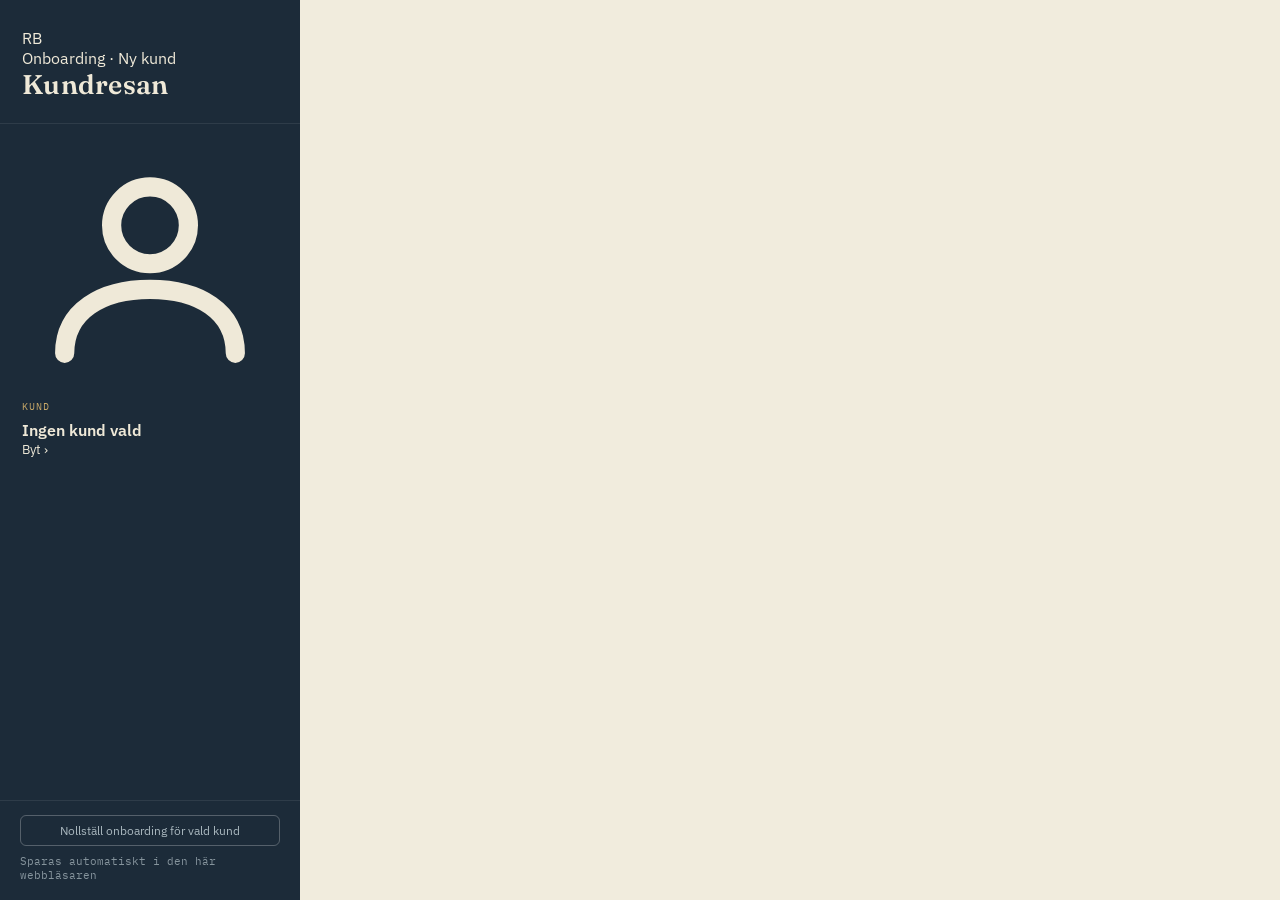
<file: Index.html>
<!DOCTYPE html>
<html lang="sv">
<head>
<meta charset="UTF-8">
<meta name="viewport" content="width=device-width, initial-scale=1.0">
<title>Kundresa · Onboardingchecklista</title>
<link rel="preconnect" href="https://fonts.googleapis.com">
<link rel="preconnect" href="https://fonts.gstatic.com" crossorigin>
<link href="https://fonts.googleapis.com/css2?family=Fraunces:ital,opsz,wght@0,9..144,500;0,9..144,600;0,9..144,700;1,9..144,500&family=IBM+Plex+Sans:wght@400;500;600&family=IBM+Plex+Mono:wght@500;600&display=swap" rel="stylesheet">
<!-- Länk till CSS-filen -->
<link rel="stylesheet" href="style.css">
</head>
<body>

<aside id="sidebar">
  <div class="brand">
    <div class="mark">RB</div>
    <div class="eyebrow">Onboarding · Ny kund</div>
    <h1>Kundresan</h1>
  </div>
  <button id="client-btn" type="button">
    <svg viewBox="0 0 24 24" fill="none" stroke="currentColor" stroke-width="1.8"><path d="M4 20c0-4 3.5-6 8-6s8 2 8 6" stroke-linecap="round"/><circle cx="12" cy="8" r="3.6"/></svg>
    <span class="cb-text">
      <span class="cb-cap">Kund</span>
      <span class="cb-name" id="client-name-label">Ingen kund vald</span>
    </span>
    <span class="cb-chevron">Byt ›</span>
  </button>
  <nav id="tabs"></nav>
  <div id="sidebar-footer">
    <button id="reset-btn" type="button">Nollställ onboarding för vald kund</button>
    <div id="save-status">Sparas automatiskt i den här webbläsaren</div>
  </div>
</aside>

<main id="main"></main>

<!-- Länk till JavaScript-filen -->
<script src="script.js"></script>
</body>
</html>
</file>
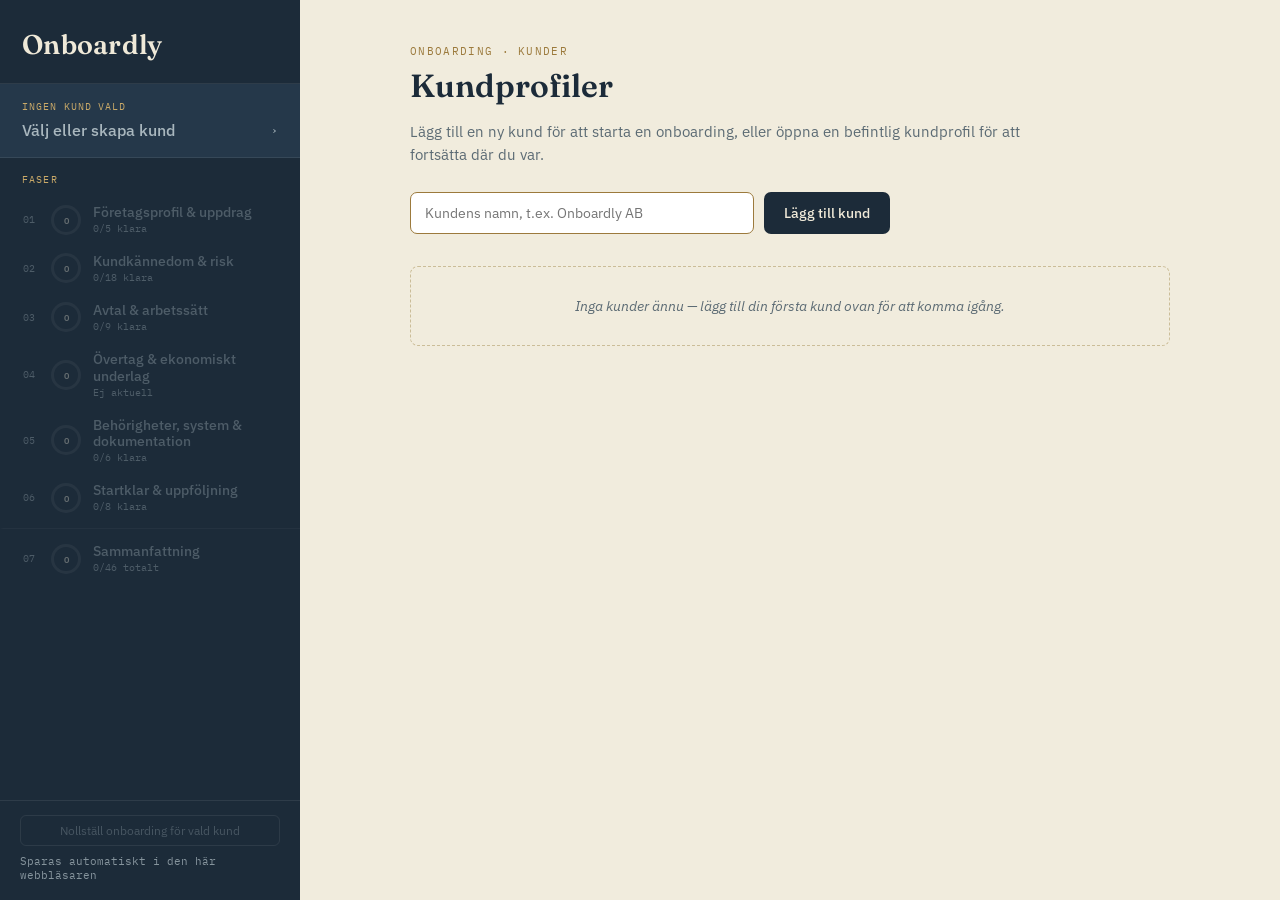
<file: index.html>
<!DOCTYPE html>
<html lang="sv">
<head>
<meta charset="UTF-8">
<meta name="viewport" content="width=device-width, initial-scale=1.0">
<title>Onboard · Kundonboarding</title>
<link rel="preconnect" href="https://fonts.googleapis.com">
<link rel="preconnect" href="https://fonts.gstatic.com" crossorigin>
<link href="https://fonts.googleapis.com/css2?family=Fraunces:ital,opsz,wght@0,9..144,500;0,9..144,600;0,9..144,700;1,9..144,500&family=IBM+Plex+Sans:wght@400;500;600&family=IBM+Plex+Mono:wght@500;600&display=swap" rel="stylesheet">
<!-- Länk till CSS-filen -->
<link rel="stylesheet" href="style.css">
</head>
<body>

<aside id="sidebar">
  <div class="brand">
    <h1>Onboardly</h1>
  </div>
  <div id="client-block">
    <button id="client-btn" type="button">
      <span class="cb-text">
        <span class="cb-cap" id="client-cap-label">Ingen kund vald</span>
        <span class="cb-main">
          <span class="cb-name" id="client-name-label">Välj eller skapa kund</span>
        </span>
        <span class="cb-progress" id="client-progress" hidden>
          <span class="cb-progress-meta" id="client-progress-meta"></span>
          <span class="client-progress-track" aria-hidden="true">
            <span class="client-progress-fill" id="client-progress-fill"></span>
          </span>
        </span>
      </span>
    </button>
    <button id="client-switch-btn" type="button" aria-label="Välj eller skapa kund">
      <span class="cb-chevron" id="client-action-label">›</span>
    </button>
  </div>
  <div class="tabs-heading">Faser</div>
  <nav id="tabs"></nav>
  <div id="sidebar-footer">
    <button id="reset-btn" type="button">Nollställ onboarding för vald kund</button>
    <div id="save-status">Sparas automatiskt i den här webbläsaren</div>
  </div>
</aside>

<main id="main"></main>

<!-- Länk till JavaScript-filen -->
<script src="script.js"></script>
</body>
</html>
</file>
<file: style.css>
:root{
    --ink:#1C2B39;
    --ink-2:#25384A;
    --ink-3:#2E4459;
    --parchment:#F1ECDD;
    --parchment-2:#E4DAC0;
    --parchment-3:#D8CBA8;
    --brass:#9C7A3C;
    --brass-light:#C9A968;
    --red:#A63B32;
    --green:#3E7A55;
    --line:#CBBD98;
    --text-dark:#20303F;
    --text-dim:#5C6B74;
    --text-light:#EFE9D8;
    --text-light-dim:#A9B7BE;
  }
  *{box-sizing:border-box;}
  html,body{margin:0;padding:0;height:100%;}
  body{
    font-family:'IBM Plex Sans', sans-serif;
    background:var(--parchment);
    color:var(--text-dark);
    display:flex;
    min-height:100vh;
    overflow:hidden;
  }
  ::selection{ background:var(--brass-light); color:var(--ink); }
  button{ font-family:inherit; }

  /* ---------- SIDEBAR ---------- */
  #sidebar{
    width:300px;
    min-width:300px;
    background:var(--ink);
    color:var(--text-light);
    display:flex;
    flex-direction:column;
    height:100vh;
  }
  .brand{
    padding:28px 22px 22px 22px;
    border-bottom:1px solid rgba(255,255,255,0.08);
  }
  .brand h1{
    font-family:'Fraunces', serif; font-weight:600; font-size:27px;
    margin:0; letter-spacing:.01em; color:var(--text-light);
  }

  #client-block{
    position:relative; background:var(--ink-2);
    border-bottom:1px solid rgba(255,255,255,0.08);
  }
  #client-btn{
    display:block; width:100%;
    background:none; border:none;
    color:var(--text-light); padding:16px 22px 17px; cursor:pointer; text-align:left;
    transition:background .15s ease;
  }
  #client-btn:hover{ background:var(--ink-3); }
  #client-btn.no-client{ color:var(--text-light-dim); }
  #client-switch-btn{
    position:absolute; top:30px; right:14px;
    background:none; border:none; color:var(--text-light-dim);
    padding:6px 8px; cursor:pointer; border-radius:5px;
    transition:background .15s ease, color .15s ease;
  }
  #client-switch-btn:hover{ background:rgba(255,255,255,.08); color:var(--text-light); }
  #client-btn:focus-visible, #client-switch-btn:focus-visible{
    outline:2px solid var(--brass-light); outline-offset:-2px;
  }
  #client-btn .cb-text{ display:block; min-width:0; }
  #client-btn .cb-cap{
    font-family:'IBM Plex Mono',monospace; font-size:9.5px; letter-spacing:.1em;
    text-transform:uppercase; color:var(--brass-light); display:block; margin-bottom:7px;
  }
  #client-btn .cb-main{
    display:flex; align-items:baseline; justify-content:space-between; gap:12px; min-width:0;
  }
  #client-btn .cb-name{
    display:block; min-width:0; overflow:hidden; text-overflow:ellipsis; white-space:nowrap;
    padding-right:58px; font-size:15.5px; line-height:1.3; font-weight:600; color:var(--text-light);
  }
  #client-btn.no-client .cb-name{ color:var(--text-light-dim); font-weight:500; }
  #client-switch-btn .cb-chevron{
    flex-shrink:0; font-family:'IBM Plex Mono',monospace; font-size:10.5px;
    white-space:nowrap;
  }
  #client-btn .cb-progress{ display:block; margin-top:9px; }
  #client-btn .cb-progress[hidden]{ display:none; }
  #client-btn .cb-progress-meta{
    display:block; margin-bottom:6px;
    font-family:'IBM Plex Mono',monospace; font-size:9.5px; color:var(--text-light-dim);
  }
  .client-progress-track{
    display:block; width:100%; height:4px; overflow:hidden; border-radius:999px;
    background:rgba(255,255,255,.14);
  }
  .client-progress-fill{
    display:block; width:0%; height:100%; border-radius:inherit;
    transition:width .3s ease, background-color .3s ease;
  }
  .tabs-heading{
    padding:15px 22px 5px;
    font-family:'IBM Plex Mono',monospace; font-size:9.5px; letter-spacing:.12em;
    text-transform:uppercase; color:var(--brass-light);
  }

  nav#tabs{
    flex:1; overflow-y:auto; padding:4px 0 10px 0;
  }
  nav#tabs::-webkit-scrollbar{width:8px;}
  nav#tabs::-webkit-scrollbar-thumb{background:var(--ink-3); border-radius:4px;}
  nav#tabs.disabled{ opacity:.35; pointer-events:none; }

  .tab-btn{
    width:100%; background:none; border:none; cursor:pointer;
    display:flex; align-items:center; gap:12px;
    padding:9px 20px; text-align:left;
    border-left:3px solid transparent;
    color:var(--text-light-dim);
    font-family:'IBM Plex Sans', sans-serif;
    transition:background .15s ease, color .15s ease, border-color .15s ease;
  }
  .tab-btn:hover{ background:var(--ink-2); color:var(--text-light); }
  .tab-btn.active{
    background:var(--ink-2); color:var(--text-light);
    border-left-color:var(--brass-light);
  }
  .tab-btn .num{
    font-family:'IBM Plex Mono',monospace; font-size:10px; color:var(--text-light-dim);
    width:16px; flex-shrink:0;
  }
  .tab-btn.active .num{ color: var(--brass-light); }
  .tab-btn .label{
    flex:1; min-width:0;
    display:flex; flex-direction:column; gap:1px;
  }
  .tab-btn .label .t{
    font-size:13.5px; font-weight:500; line-height:1.25;
    white-space:normal;
  }
  .tab-btn .label .f{
    font-family:'IBM Plex Mono',monospace; font-size:10px; color:var(--text-light-dim);
  }
  .tab-btn.summary-btn{
    border-top:1px solid rgba(255,255,255,0.1);
    margin-top:6px; padding-top:14px;
  }

  .ring{
    --pct:0; --ringcolor:#A63B32;
    width:30px; height:30px; border-radius:50%; flex-shrink:0;
    background:conic-gradient(var(--ringcolor) calc(var(--pct)*1%), rgba(255,255,255,.14) 0);
    display:flex; align-items:center; justify-content:center;
    position:relative;
  }
  .ring::before{
    content:''; position:absolute; inset:3px; border-radius:50%;
    background:var(--ink);
  }
  .ring span{
    position:relative; z-index:1;
    font-family:'IBM Plex Mono',monospace; font-size:8.5px; font-weight:600;
    color:var(--text-light);
  }
  .tab-btn.active .ring::before{ background:var(--ink-2); }

  #sidebar-footer{
    padding:14px 20px 18px 20px; border-top:1px solid rgba(255,255,255,0.08);
    font-family:'IBM Plex Mono',monospace; font-size:10.5px; color:var(--text-light-dim);
  }
  #reset-btn{
    background:none; border:1px solid rgba(255,255,255,0.25); color:var(--text-light-dim);
    font-family:'IBM Plex Sans',sans-serif; font-size:11.5px; padding:7px 12px;
    border-radius:6px; cursor:pointer; width:100%; margin-bottom:8px;
    transition:all .15s ease;
  }
  #reset-btn:hover{ border-color:var(--red); color:#e6a49e; }
  #reset-btn:disabled{ opacity:.3; cursor:not-allowed; }
  #save-status{ opacity:.75; }

  /* ---------- MAIN ---------- */
  #main{
    flex:1; height:100vh; overflow-y:auto;
    padding:44px 56px 80px 56px;
  }
  .page{ display:none; max-width:760px; margin:0 auto; animation:fade .25s ease; }
  .page.active{ display:block; }
  @keyframes fade{ from{opacity:0; transform:translateY(4px);} to{opacity:1; transform:translateY(0);} }

  .page-eyebrow{
    font-family:'IBM Plex Mono',monospace; font-size:11px; letter-spacing:.12em;
    text-transform:uppercase; color:var(--brass); margin-bottom:8px;
  }
  .page h2{
    font-family:'Fraunces', serif; font-size:32px; font-weight:600; margin:0 0 10px 0;
    color:var(--ink);
  }
  .page .syfte{
    font-size:14.5px; line-height:1.6; color:var(--text-dim); max-width:620px; margin-bottom:26px;
  }

  .progress-wrap{ margin-bottom:34px; }
  .progress-top{
    display:flex; align-items:baseline; justify-content:space-between; margin-bottom:8px;
  }
  .progress-top .pct-num{
    font-family:'IBM Plex Mono',monospace; font-size:15px; font-weight:600; color:var(--ink);
  }
  .progress-top .frac{
    font-family:'IBM Plex Mono',monospace; font-size:12px; color:var(--text-dim);
  }
  .bar-track{
    height:15px; border-radius:8px; background:var(--parchment-3);
    border:1px solid var(--brass); overflow:hidden; position:relative;
  }
  .bar-fill{
    height:100%; border-radius:7px; width:0%;
    background:var(--red);
    transition:width .3s ease, background-color .3s ease;
  }

  .group{ margin-bottom:28px; }
  .group-head{
    display:flex; align-items:baseline; gap:8px; margin-bottom:4px;
    padding-bottom:6px; border-bottom:1px solid var(--line);
  }
  .group-head .gnum{
    font-family:'IBM Plex Mono',monospace; font-size:12px; color:var(--brass); font-weight:600;
  }
  .group-head .gtitle{
    font-family:'Fraunces', serif; font-style:italic; font-size:16px; color:var(--ink);
    font-weight:500;
  }

  .item{
    display:flex; align-items:flex-start; gap:12px;
    padding:9px 2px; border-bottom:1px dotted var(--line);
    cursor:pointer;
  }
  .item:last-child{ border-bottom:none; }
  .item input{ display:none; }
  .box{
    width:19px; height:19px; margin-top:1px; flex-shrink:0;
    border:2px solid var(--brass); border-radius:4px;
    display:flex; align-items:center; justify-content:center;
    background:var(--parchment); transition:all .15s ease;
  }
  .box svg{ width:12px; height:12px; opacity:0; transform:scale(.5); transition:all .15s ease; }
  .item input:checked + .box{ background:var(--green); border-color:var(--green); }
  .item input:checked + .box svg{ opacity:1; transform:scale(1); }
  .item span.txt{
    font-size:14px; line-height:1.5; color:var(--text-dark); padding-top:1px;
    transition:color .15s ease;
  }
  .item input:checked ~ span.txt{ color:var(--text-dim); }

  /* ---------- SUMMARY PAGE ---------- */
  .summary-hero{
    display:flex; flex-direction:column; align-items:center; text-align:center;
    padding:10px 0 40px 0; border-bottom:1px solid var(--line); margin-bottom:30px;
  }
  .big-ring{
    --pct:0; --ringcolor:#A63B32;
    width:150px; height:150px; border-radius:50%;
    background:conic-gradient(var(--ringcolor) calc(var(--pct)*1%), var(--parchment-3) 0);
    display:flex; align-items:center; justify-content:center; margin-bottom:16px;
    position:relative;
  }
  .big-ring::before{ content:''; position:absolute; inset:9px; border-radius:50%; background:var(--parchment); box-shadow:inset 0 0 0 1px var(--brass); }
  .big-ring .num{
    position:relative; z-index:1; font-family:'IBM Plex Mono',monospace;
    font-size:34px; font-weight:600; color:var(--ink);
  }
  .summary-hero .cap{
    font-family:'IBM Plex Mono',monospace; font-size:11px; letter-spacing:.12em;
    text-transform:uppercase; color:var(--brass);
  }
  .summary-hero .sub{ font-size:13.5px; color:var(--text-dim); margin-top:6px; }

  .sum-row{
    display:flex; align-items:center; gap:16px; padding:12px 4px;
    border-bottom:1px dotted var(--line); cursor:pointer;
  }
  .sum-row:hover{ background:rgba(156,122,60,0.06); }
  .sum-row .sname{ width:230px; flex-shrink:0; font-size:13.5px; font-weight:500; color:var(--ink); }
  .sum-row .sbar{ flex:1; height:9px; border-radius:5px; background:var(--parchment-3); border:1px solid var(--brass); overflow:hidden; }
  .sum-row .sbar-fill{ height:100%; background:var(--red); width:0%; transition:width .3s ease, background-color .3s ease;}
  .sum-row .sfrac{ width:64px; text-align:right; font-family:'IBM Plex Mono',monospace; font-size:11.5px; color:var(--text-dim); flex-shrink:0;}

  /* ---------- CUSTOMERS PAGE ---------- */
  .add-client-form{
    display:flex; flex-wrap:wrap; gap:10px; margin-bottom:32px; max-width:480px;
  }
  .add-client-form input[type="text"]{
    flex:1; padding:11px 14px; border:1px solid var(--brass); border-radius:7px;
    background:#fff; font-family:'IBM Plex Sans',sans-serif; font-size:14px; color:var(--text-dark);
  }
  .add-client-form input[type="text"]:focus{ outline:2px solid var(--brass-light); outline-offset:1px; }
  .add-client-form button{
    background:var(--ink); color:var(--text-light); border:none; border-radius:7px;
    padding:0 20px; font-size:13.5px; font-weight:500; cursor:pointer; white-space:nowrap;
    transition:background .15s ease;
  }
  .add-client-form button:hover{ background:var(--ink-2); }
  .add-client-form .client-duplicate-warning{ flex-basis:100%; width:100%; margin:0; }

  .client-card{
    display:flex; align-items:center; gap:16px; padding:16px 4px;
    border-bottom:1px dotted var(--line); cursor:pointer;
  }
  .client-card:hover{ background:rgba(156,122,60,0.06); }
  .client-card .cring{
    --pct:0; --ringcolor:#A63B32;
    width:42px; height:42px; border-radius:50%; flex-shrink:0;
    background:conic-gradient(var(--ringcolor) calc(var(--pct)*1%), var(--parchment-3) 0);
    display:flex; align-items:center; justify-content:center; position:relative;
  }
  .client-card .cring::before{ content:''; position:absolute; inset:4px; border-radius:50%; background:var(--parchment); }
  .client-card .cring span{ position:relative; z-index:1; font-family:'IBM Plex Mono',monospace; font-size:10.5px; font-weight:600; color:var(--ink); }
  .client-card .cinfo{ flex:1; min-width:0; }
  .client-card .cname{ font-family:'Fraunces',serif; font-size:17px; font-weight:600; color:var(--ink); }
  .client-card .cmeta{ font-family:'IBM Plex Mono',monospace; font-size:11px; color:var(--text-dim); margin-top:2px; }
  .client-card .copen{ font-size:12.5px; color:var(--brass); font-weight:500; flex-shrink:0; }
  .client-card .cdel{
    font-size:11.5px; color:var(--text-dim); background:none; border:none; cursor:pointer;
    padding:6px 8px; border-radius:5px; flex-shrink:0;
  }
  .client-card .cdel:hover{ color:var(--red); background:rgba(166,59,50,0.08); }
  .empty-clients{
    padding:30px 4px; color:var(--text-dim); font-size:14px; font-style:italic;
    border:1px dashed var(--line); border-radius:8px; text-align:center;
  }

  @media (max-width:820px){
    body{ flex-direction:column; overflow:auto; }
    #sidebar{ width:100%; height:auto; min-width:0; }
    .brand{ padding:14px 18px 9px; }
    .brand h1{ font-size:21px; }
    .brand-subtitle{ margin-top:1px; font-size:8.5px; }
    #client-btn{ padding:9px 18px 10px; }
    #client-switch-btn{ top:16px; right:10px; }
    #client-btn .cb-cap{ margin-bottom:3px; font-size:8.5px; }
    #client-btn .cb-name{ font-size:13.5px; }
    #client-btn .cb-progress{ margin-top:5px; }
    #client-btn .cb-progress-meta{ margin-bottom:4px; font-size:8.5px; }
    .client-progress-track{ height:3px; }
    .tabs-heading{ display:none; }
    nav#tabs{ display:flex; overflow-x:auto; overflow-y:hidden; white-space:nowrap; padding:8px; }
    .tab-btn{ width:auto; border-left:none; border-bottom:3px solid transparent; flex-shrink:0; }
    .tab-btn.active{ border-left:none; border-bottom-color:var(--brass-light); }
    .tab-btn.summary-btn{ border-top:none; margin-top:0; padding-top:9px; border-left:1px solid rgba(255,255,255,0.1); }
    #sidebar-footer{ display:none; }
    #main{ height:auto; padding:28px 18px 60px 18px; }
    .sum-row .sname{ width:120px; font-size:12.5px; }
  }

  @media (max-width:560px){
    .brand{ padding:11px 14px 6px; }
    .brand h1{ font-size:19px; }
    .brand-subtitle{ display:none; }
    #client-btn{ padding:7px 14px 8px; }
    #client-switch-btn{ top:13px; right:7px; }
    #client-btn .cb-cap{ font-size:8px; }
    #client-btn .cb-name{ font-size:13px; }
    #client-switch-btn .cb-chevron{ font-size:9.5px; }
    nav#tabs{ padding:6px; }
  }

  @media (prefers-reduced-motion: reduce){
    *{ animation:none !important; transition:none !important; }
  }
/* ========================================================================
   FAS 1 – FÖRETAGSUPPGIFTER OCH UPPDRAGSPROFIL
   Endast tillägg för den nya Fas 1-vyn. Befintliga checkliststilar ovan
   lämnas orörda så att Fas 2–12 behåller sitt nuvarande utseende.
   ======================================================================== */
.phase-block{
  display:grid; grid-template-columns:minmax(0,1fr);
  padding:26px 0; border-top:1px solid var(--line);
}
.phase-block > div:last-child{ min-width:0; }
.phase-block h3, .phase-summary h3{
  font-family:'Fraunces',serif; font-size:21px; color:var(--ink);
  margin:0 0 14px 0; font-weight:600;
}
.phase-block h3 .required{
  display:inline-block; margin-left:8px; vertical-align:2px;
  font-family:'IBM Plex Mono',monospace; font-size:9px; font-weight:600;
  letter-spacing:.06em; text-transform:uppercase; color:var(--brass);
  border:1px solid var(--line); border-radius:999px; padding:3px 7px;
}
.block-help{ margin:-4px 0 16px; color:var(--text-dim); font-size:13.5px; line-height:1.55; }
.choice-row{ display:flex; flex-wrap:wrap; gap:10px; }
.choice-card{
  display:flex; align-items:center; gap:9px; padding:11px 14px;
  border:1px solid var(--line); border-radius:8px; background:rgba(255,255,255,.28);
  cursor:pointer; font-size:14px; min-width:190px;
}
.choice-card:hover{ border-color:var(--brass); }
.choice-card input{ position:absolute; opacity:0; pointer-events:none; }
.choice-dot{ width:16px; height:16px; border:2px solid var(--brass); border-radius:50%; position:relative; flex-shrink:0; }
.choice-card input:checked + .choice-dot::after{ content:''; position:absolute; inset:3px; background:var(--ink); border-radius:50%; }
.choice-card:has(input:checked){ border-color:var(--brass); background:rgba(201,169,104,.12); }
.info-box, .empty-state{
  margin-top:12px; padding:11px 13px; border-radius:7px; font-size:12.5px; line-height:1.5;
  background:rgba(156,122,60,.08); border:1px solid rgba(156,122,60,.28); color:var(--text-dim);
}
.empty-state{ border-style:dashed; }
.service-grid{ display:grid; grid-template-columns:repeat(2,minmax(0,1fr)); gap:8px 12px; }
.service-option{
  display:flex; align-items:flex-start; gap:9px; padding:9px 10px;
  border:1px solid transparent; border-radius:7px; cursor:pointer; font-size:13.5px;
}
.service-option:hover{ background:rgba(156,122,60,.06); }
.service-option input{ position:absolute; opacity:0; pointer-events:none; }
.native-box{
  width:18px; height:18px; border:2px solid var(--brass); border-radius:4px;
  flex-shrink:0; position:relative; margin-top:1px;
}
.service-option input:checked + .native-box{ background:var(--green); border-color:var(--green); }
.service-option input:checked + .native-box::after{
  content:'✓'; position:absolute; inset:-3px 0 0 1px; text-align:center;
  color:#fff; font-size:13px; font-weight:600;
}
.field{ display:flex; flex-direction:column; gap:6px; font-size:12.5px; color:var(--text-dim); }
.field input, .field select, .scope-table input, .scope-table select{
  width:100%; min-width:0; border:1px solid var(--line); border-radius:7px; background:#fff;
  color:var(--text-dark); font:inherit; padding:10px 11px;
}
.field input:focus, .field select:focus, .scope-table input:focus, .scope-table select:focus{ outline:2px solid var(--brass-light); outline-offset:1px; border-color:var(--brass); }
.other-field{ margin-top:12px; max-width:420px; }
.field-grid.three{ display:grid; grid-template-columns:repeat(3,minmax(0,1fr)); gap:12px; }
.scope-table{
  display:grid; grid-template-columns:minmax(150px,1.2fr) minmax(140px,1fr) minmax(140px,1fr);
  gap:8px 10px; align-items:center;
}
.scope-head{
  font-family:'IBM Plex Mono',monospace; font-size:10px; color:var(--text-dim);
  line-height:1.35; padding-bottom:4px;
}
.scope-label{ font-size:13px; color:var(--text-dark); }
.rule-card{
  border:1px solid var(--line); border-radius:9px; padding:15px 16px;
  margin:10px 0; background:rgba(255,255,255,.25);
}
.rule-card.status-possible{ border-left:4px solid var(--green); }
.rule-card.status-blocked{ border-left:4px solid var(--red); }
.rule-card.status-review{ border-left:4px solid var(--brass-light); }
.rule-title{
  font-family:'IBM Plex Mono',monospace; text-transform:uppercase;
  letter-spacing:.07em; font-size:10px; color:var(--brass); margin-bottom:8px;
}
.rule-result{ font-size:13.5px; line-height:1.5; color:var(--ink); }
.rule-card details{ margin-top:9px; font-size:12px; color:var(--text-dim); }
.rule-card summary{ cursor:pointer; color:var(--brass); font-weight:500; }
.rule-card details p{ margin:7px 0 0; line-height:1.55; }
.rule-options{ display:flex; flex-wrap:wrap; gap:8px; margin-top:10px; }
.rule-option{
  display:flex; gap:8px; align-items:flex-start; min-width:150px; flex:1;
  border:1px solid var(--line); border-radius:7px; padding:9px 10px;
  background:var(--parchment); cursor:pointer;
}
.rule-option input{ margin-top:2px; accent-color:var(--ink); }
.rule-option span{ display:flex; flex-direction:column; gap:2px; }
.rule-option strong{ font-size:13px; color:var(--ink); }
.rule-option small{ font-size:10.5px; line-height:1.35; color:var(--text-dim); }
.rule-option.is-disabled{ opacity:.45; cursor:not-allowed; background:var(--parchment-2); }
.micro-help{ margin:10px 0 0; color:var(--text-dim); font-size:11.5px; line-height:1.45; }
.phase-summary{
  margin-top:28px; padding:24px; border:1px solid var(--brass);
  border-radius:10px; background:rgba(255,255,255,.24);
}
.phase-summary h4{
  margin:22px 0 8px; font-family:'IBM Plex Mono',monospace; font-size:10px;
  letter-spacing:.08em; text-transform:uppercase; color:var(--brass);
}
.summary-grid{ display:grid; grid-template-columns:160px 1fr; border-top:1px solid var(--line); }
.summary-grid > span, .summary-grid > strong{ padding:8px 0; border-bottom:1px dotted var(--line); font-size:12.5px; line-height:1.45; }
.summary-grid > span{ color:var(--text-dim); }
.summary-grid > strong{ color:var(--ink); font-weight:500; }
.final-choices{ display:flex; flex-wrap:wrap; gap:8px; }
.final-choices span{ padding:8px 10px; border-radius:6px; background:var(--parchment-2); font-size:12px; }

@media (max-width:820px){
  .service-grid, .field-grid.three{ grid-template-columns:1fr; }
  .scope-table{ grid-template-columns:1fr 1fr; }
  .scope-table .scope-head:first-child{ display:none; }
  .scope-label{ grid-column:1 / -1; margin-top:7px; font-weight:500; }
  .summary-grid{ grid-template-columns:120px 1fr; }
}

/* ========================================================================
   FAS 2 – KUNDKÄNNEDOM
   Endast tillägg för den villkorsstyrda Fas 2-vyn. Grundkomponenter från
   Fas 1 återanvänds för att undvika onödig CSS och behålla samma uttryck.
   ======================================================================== */
.field-grid.two{ display:grid; grid-template-columns:repeat(2,minmax(0,1fr)); gap:12px; }
.service-grid.single{ grid-template-columns:1fr; }
.choice-card.is-disabled{ opacity:.42; cursor:not-allowed; background:var(--parchment-2); }
.choice-card.is-disabled:hover{ border-color:var(--line); }

.kyc-check{ padding-left:0; }
.compact-details{
  margin:8px 0 14px; padding:0 0 0 27px;
  color:var(--text-dim); font-size:12px;
}
.compact-details summary{ cursor:pointer; color:var(--brass); font-weight:500; }
.compact-details .field-grid{ margin-top:10px; max-width:520px; }

.mini-question{ margin-top:16px; }
.mini-question > strong{
  display:block; margin-bottom:8px; font-size:12.5px; color:var(--ink); font-weight:600;
}
.choice-row.compact .choice-card{ min-width:105px; }
.conditional-block{
  margin:10px 0 2px; padding:12px 14px; border-left:3px solid var(--brass-light);
  background:rgba(201,169,104,.08); border-radius:0 7px 7px 0;
}
.conditional-block .field{ max-width:440px; }

.alert-box{
  margin:10px 0; padding:10px 12px; border-radius:7px;
  font-size:12.5px; line-height:1.5;
}
.alert-box.warning{ background:rgba(201,169,104,.12); border:1px solid rgba(156,122,60,.35); color:var(--text-dark); }
.alert-box.danger{ background:rgba(166,59,50,.08); border:1px solid rgba(166,59,50,.28); color:var(--text-dark); }

.phase1-context{
  display:grid; grid-template-columns:repeat(3,minmax(0,1fr)); gap:8px;
  margin:12px 0 14px;
}
.phase1-context span{
  display:flex; flex-direction:column; gap:3px; padding:9px 10px;
  border:1px solid var(--line); border-radius:7px; background:rgba(255,255,255,.22);
}
.phase1-context small{
  font-family:'IBM Plex Mono',monospace; font-size:9px; line-height:1.35;
  color:var(--text-dim); text-transform:uppercase; letter-spacing:.04em;
}
.phase1-context strong{ font-size:12px; line-height:1.4; color:var(--ink); font-weight:500; }
.kyc-fields{ margin-top:6px; }

.kyc-control-row{
  padding:10px 0 14px; border-bottom:1px dotted var(--line);
}
.kyc-control-row + .kyc-control-row{ margin-top:4px; }
.kyc-control-row .choice-row{ margin:3px 0 0 27px; }

.risk-list{
  margin:10px 0 16px; border:1px solid var(--line); border-radius:8px;
  padding:8px 12px; background:rgba(255,255,255,.2);
}
.risk-indicator, .risk-clear{ padding:5px 0; font-size:12.5px; line-height:1.4; }
.risk-indicator + .risk-indicator{ border-top:1px dotted var(--line); }
.kyc-single-field{ margin-top:12px; max-width:520px; }

.kyc-conditional-section{ background:rgba(201,169,104,.035); }

@media (max-width:820px){
  .field-grid.two, .phase1-context{ grid-template-columns:1fr; }
  .kyc-control-row .choice-row{ margin-left:0; }
}

/* ========================================================================
   SEXFASSTRUKTUR – små tillägg för Fas 1 och de handlingsorienterade Fas 3–6.
   Befintliga komponenter återanvänds; dessa regler lägger bara till kompakt
   styrdata, kontext från tidigare faser och status för "Startklar".
   ======================================================================== */
.compact-choice-stack{
  display:flex; flex-direction:column; gap:0; max-width:620px;
  border-top:1px dotted var(--line);
}
.compact-choice-line{
  display:flex; align-items:center; justify-content:space-between; gap:18px;
  padding:10px 0; border-bottom:1px dotted var(--line);
}
.compact-choice-line > span{ font-size:13.5px; color:var(--text-dark); }
.compact-choice-line .choice-card{ min-width:76px; padding:8px 10px; }

.section-context{
  margin:-6px 0 26px; padding:13px 15px;
  border:1px solid rgba(156,122,60,.28); border-radius:8px;
  background:rgba(156,122,60,.06); color:var(--text-dim);
  font-size:12.5px; line-height:1.5;
}
.section-context strong{ color:var(--ink); font-weight:600; }
.section-context p{ margin:6px 0 0; }
.section-context.status-neutral{ background:rgba(255,255,255,.22); }
.context-chips{ display:flex; flex-wrap:wrap; gap:6px; margin-top:8px; }
.context-chips span{
  padding:4px 8px; border:1px solid var(--line); border-radius:999px;
  background:var(--parchment); color:var(--text-dark); font-size:11.5px;
}
.item.is-disabled{ opacity:.48; cursor:not-allowed; }
.item.is-disabled .box{ background:var(--parchment-2); }
.item-note{
  display:block; margin-top:3px; color:var(--text-dim);
  font-size:10.5px; line-height:1.35; font-weight:400;
}
.start-ready-card{ margin-top:30px; }

@media (max-width:820px){
  .compact-choice-line{ align-items:flex-start; flex-direction:column; gap:7px; }
  .compact-choice-line .choice-row{ width:100%; }
}

/* ---------- ÅTERSTÅENDE OBLIGATORISKA UPPGIFTER ---------- */
.remaining-jump{ margin:10px 0 0; font-size:12.5px; }
.remaining-jump[hidden]{ display:none; }
.remaining-tasks{
  margin-top:32px; padding-top:18px; border-top:1px solid var(--line);
  font-size:13px; line-height:1.5; scroll-margin-top:24px;
}
.remaining-tasks h3{ margin:0 0 8px; font-size:15px; color:var(--ink); }
.remaining-tasks ul{ margin:0; padding-left:20px; }
.remaining-tasks li{ padding:4px 0; overflow-wrap:anywhere; }
.remaining-tasks a, .remaining-jump a{ color:var(--ink); text-underline-offset:3px; }
.remaining-tasks a:hover, .remaining-jump a:hover{ text-decoration-thickness:2px; }
.remaining-note{ display:block; font-size:12px; color:var(--text-dim); }
.remaining-complete{ margin:0; color:var(--text-dim); }
.remaining-target{ scroll-margin-top:24px; }
.remaining-highlight{ background-color:rgba(201,169,104,.18); box-shadow:0 0 0 2px var(--brass); border-radius:4px; }
.remaining-tasks:focus, .remaining-target:focus, .remaining-tasks a:focus-visible, .remaining-jump a:focus-visible{
  outline:2px solid var(--ink); outline-offset:4px;
}
/* De befintliga osynliga kontrollerna ska kunna få fokus även via länkar och tangentbord. */
.item input{ display:block; position:absolute; width:1px; height:1px; opacity:0; }
.item:has(input:focus-visible), .choice-card:has(input:focus-visible), .service-option:has(input:focus-visible), .rule-option:has(input:focus-visible){
  outline:2px solid var(--ink); outline-offset:3px;
}

/* ---------- EXTRA TJÄNSTER OCH BESKRIVNINGARNAS LÄSLÄGE ---------- */
.other-services, .business-details{ margin-top:12px; }
.text-editor-actions, .other-service-actions{ display:flex; flex-wrap:wrap; align-items:center; gap:12px; }
.text-editor-actions{ margin-top:10px; }
.text-editor-button{
  border:1px solid var(--brass); border-radius:5px; padding:8px 14px;
  background:var(--ink); color:var(--text-light); font:inherit; font-size:13px; cursor:pointer;
}
.text-editor-link{
  border:0; padding:5px 0; background:none; color:var(--ink);
  font:inherit; font-size:12.5px; text-decoration:underline; text-underline-offset:3px; cursor:pointer;
}
.text-editor-button:disabled, .text-editor-link:disabled{ opacity:.5; cursor:default; }
.text-editor-button:focus-visible, .text-editor-link:focus-visible{ outline:2px solid var(--ink); outline-offset:3px; }
.other-service-list{ margin:14px 0 6px; padding-left:20px; }
.other-service-list li{ padding:8px 0; border-bottom:1px dotted var(--line); font-size:13.5px; }
.other-service-list li > span:first-child{ display:block; overflow-wrap:anywhere; white-space:pre-wrap; }
.other-service-actions{ gap:16px; }
.business-details-summary, .saved-text-summary{ margin:0; }
.business-details-summary > div{ min-width:0; padding:10px 0; border-bottom:1px dotted var(--line); }
.business-details-summary dt, .saved-text-summary dt{ font-size:12.5px; font-weight:600; }
.business-details-summary dd, .saved-text-summary dd{ margin:4px 0 0; font-size:13.5px; line-height:1.5; white-space:pre-wrap; overflow-wrap:anywhere; }
.text-editor-empty{ color:var(--text-dim); }
@media (max-width:560px){
  .text-editor-button, .text-editor-link{ min-height:40px; }
}
</file>
